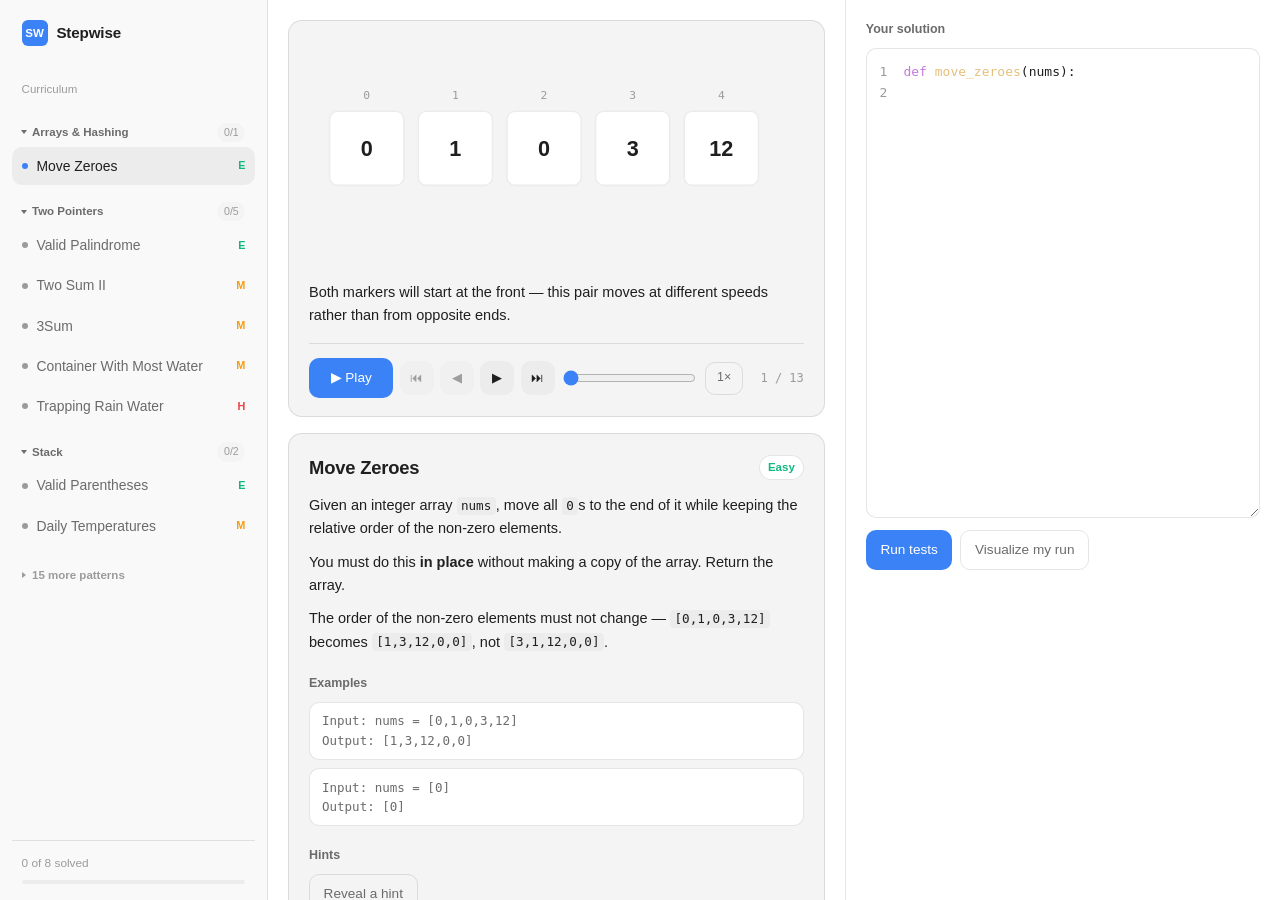
<file: index.html>
<!doctype html>
<html lang="en">
<head>
<meta charset="utf-8">
<meta name="viewport" content="width=device-width, initial-scale=1">
<title>Stepwise</title>
<link rel="icon" href="favicon.svg" type="image/svg+xml">
<meta name="theme-color" content="#3b82f6">
<meta name="description" content="Learn algorithms by predicting them. Stepwise animates an algorithm, stops where the obvious guess is wrong, and makes you commit before it goes on.">
<link rel="stylesheet" href="style.css">
</head>
<body>

<div class="shell">

  <nav class="sidebar">
    <div class="brand">
      <span class="brand-mark" aria-hidden="true">SW</span>
      <h1>Stepwise</h1>
    </div>

    <p class="sidebar-label">Curriculum</p>
    <ul id="problem-list"></ul>

    <!-- app.js drives selection through this; the sidebar mirrors it. -->
    <label class="sr-only" for="picker">Choose a problem</label>
    <select id="picker" class="sr-only"></select>

    <div class="sidebar-foot">
      <p id="total-progress">0 of 0 solved</p>
      <div id="total-bar" role="presentation"></div>
    </div>
  </nav>

  <main class="work">

    <section class="column">
      <div class="card" id="viz-pane">
        <div id="mine-bar" hidden>
          <span>Showing <strong>your run</strong> — checkpoints are off here.</span>
          <button id="mine-back" class="ghost">Back to the walkthrough</button>
        </div>

        <svg id="viz" viewBox="0 0 800 220" role="img" aria-label="Algorithm animation"></svg>
        <p id="caption"></p>

        <div id="checkpoint" hidden>
          <p id="cp-question"></p>
          <div id="cp-options"></div>
          <p id="cp-feedback" role="status"></p>
        </div>

        <div class="controls">
          <button id="play" class="primary play-btn" aria-label="Play">▶ Play</button>
          <button id="first" class="icon-btn" aria-label="First step">⏮</button>
          <button id="prev" class="icon-btn" aria-label="Previous step">◀</button>
          <button id="next" class="icon-btn" aria-label="Next step">▶</button>
          <button id="last" class="icon-btn" aria-label="Last step">⏭</button>
          <input id="scrub" type="range" min="0" value="0" aria-label="Step">
          <button id="speed" class="ghost speed-btn" aria-label="Playback speed">1×</button>
          <span id="step-count"></span>
        </div>
      </div>

      <div class="card" id="problem-pane">
        <div class="card-head"><h2 id="title"></h2><span id="difficulty"></span></div>
        <div id="statement"></div>

        <h3>Examples</h3>
        <div id="examples"></div>

        <h3>Hints</h3>
        <div id="hints"></div>
        <button id="hint-btn" class="ghost">Reveal a hint</button>
        <p id="hint-count"></p>
      </div>
    </section>

    <section class="column right" id="code-pane">
      <div id="lock" hidden>
        <p class="lock-title" id="lock-title">Predict first</p>
        <p class="lock-body" id="lock-body"></p>
      </div>
      <label for="editor">Your solution</label>
      <div class="editor-wrap" id="editor-wrap">
        <pre id="gutter" aria-hidden="true"></pre>
        <div class="editor-field">
          <pre id="highlight" aria-hidden="true"><code></code></pre>
          <textarea id="editor" spellcheck="false" autocapitalize="off"
                    autocorrect="off" autocomplete="off" wrap="off"></textarea>
        </div>
      </div>
      <div class="actions">
        <button id="run" class="primary">Run tests</button>
        <button id="viz-mine" class="ghost">Visualize my run</button>
      </div>
      <div id="results"></div>
    </section>

  </main>
</div>

<script type="module" src="app.js"></script>
</body>
</html>
</file>
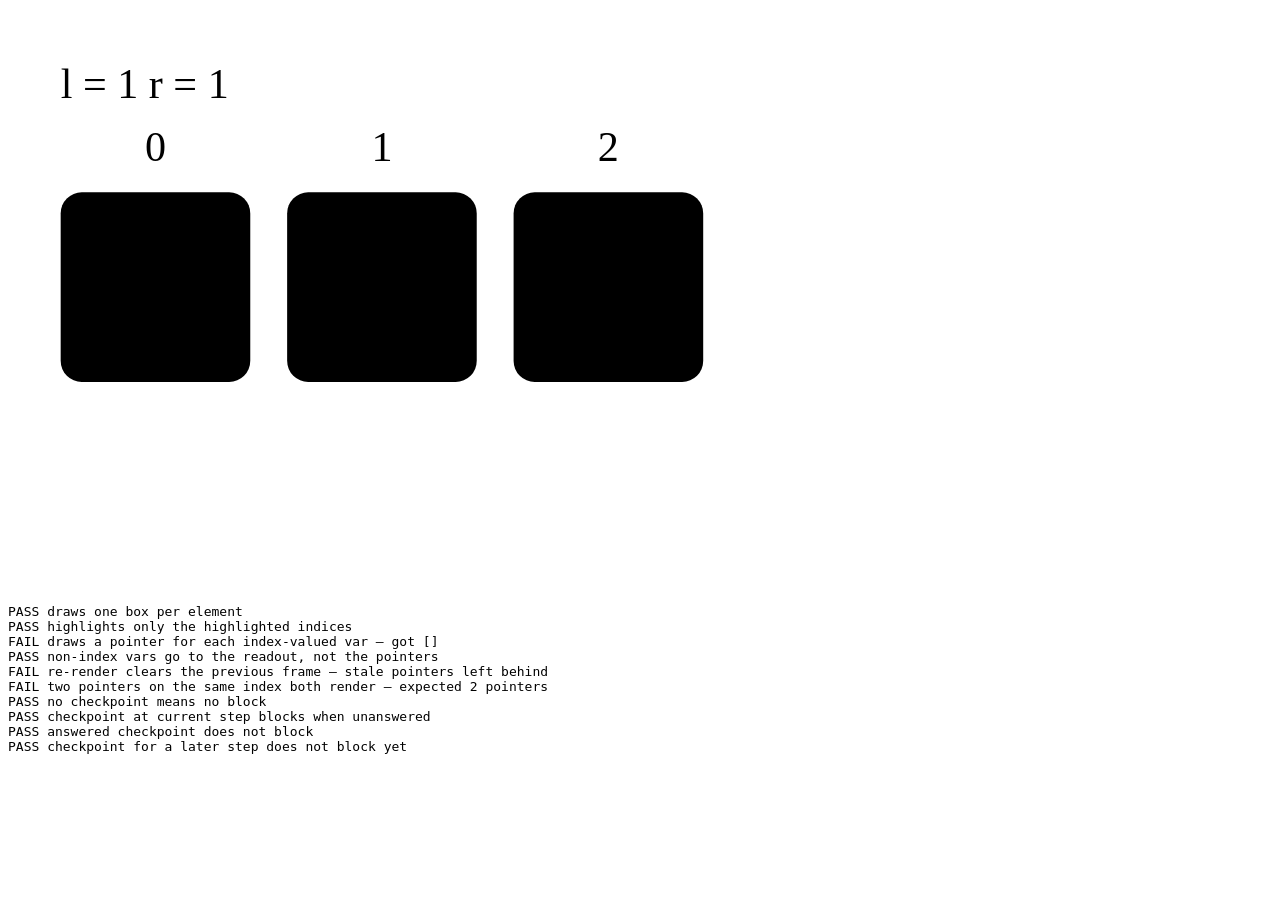
<file: test-visualizer.html>
<!doctype html>
<meta charset="utf-8">
<title>visualizer self-check</title>
<svg id="s" viewBox="0 0 800 220"></svg>
<pre id="out"></pre>
<script type="module">
import { render } from "./visualizer.js";

const svg = document.getElementById("s");
const results = [];
const check = (name, fn) => {
  try { fn(); results.push("PASS " + name); }
  catch (e) { results.push("FAIL " + name + " — " + e.message); }
};
const assert = (cond, msg) => { if (!cond) throw new Error(msg); };

const step = {
  array: [2, 7, 11, 15],
  vars: { l: 0, r: 3, sum: 17, target: 9 },
  highlight: [0, 3],
  caption: "sum is 17",
};

check("draws one box per element", () => {
  render(svg, step);
  assert(svg.querySelectorAll(".cell").length === 4, "expected 4 cells");
});

check("highlights only the highlighted indices", () => {
  render(svg, step);
  const hl = [...svg.querySelectorAll(".cell.hl")].map(e => Number(e.dataset.index));
  assert(JSON.stringify(hl) === "[0,3]", "got " + JSON.stringify(hl));
});

check("draws a pointer for each index-valued var", () => {
  render(svg, step);
  const names = [...svg.querySelectorAll(".pointer")].map(e => e.dataset.name).sort();
  assert(JSON.stringify(names) === '["l","r"]', "got " + JSON.stringify(names));
});

check("non-index vars go to the readout, not the pointers", () => {
  render(svg, step);
  const readout = svg.querySelector(".readout").textContent;
  assert(readout.includes("sum = 17"), "readout missing sum: " + readout);
  assert(readout.includes("target = 9"), "readout missing target: " + readout);
});

check("re-render clears the previous frame", () => {
  render(svg, step);
  render(svg, { array: [1, 2], vars: { l: 0 }, highlight: [], caption: "x" });
  assert(svg.querySelectorAll(".cell").length === 2, "stale cells left behind");
  assert(svg.querySelectorAll(".pointer").length === 1, "stale pointers left behind");
});

check("two pointers on the same index both render", () => {
  render(svg, { array: [1, 2, 3], vars: { l: 1, r: 1 }, highlight: [1], caption: "meet" });
  assert(svg.querySelectorAll(".pointer").length === 2, "expected 2 pointers");
});

import { nextBlockingCheckpoint } from "./app.js";

check("no checkpoint means no block", () => {
  assert(nextBlockingCheckpoint([], new Set(), 0) === null, "should not block");
});

check("checkpoint at current step blocks when unanswered", () => {
  const cps = [{ afterStep: 1 }, { afterStep: 3 }];
  assert(nextBlockingCheckpoint(cps, new Set(), 1) === 0, "should block on cp 0");
});

check("answered checkpoint does not block", () => {
  const cps = [{ afterStep: 1 }];
  assert(nextBlockingCheckpoint(cps, new Set([0]), 1) === null, "answered should pass");
});

check("checkpoint for a later step does not block yet", () => {
  const cps = [{ afterStep: 3 }];
  assert(nextBlockingCheckpoint(cps, new Set(), 1) === null, "too early to block");
});

document.getElementById("out").textContent = results.join("\n");
</script>
</file>
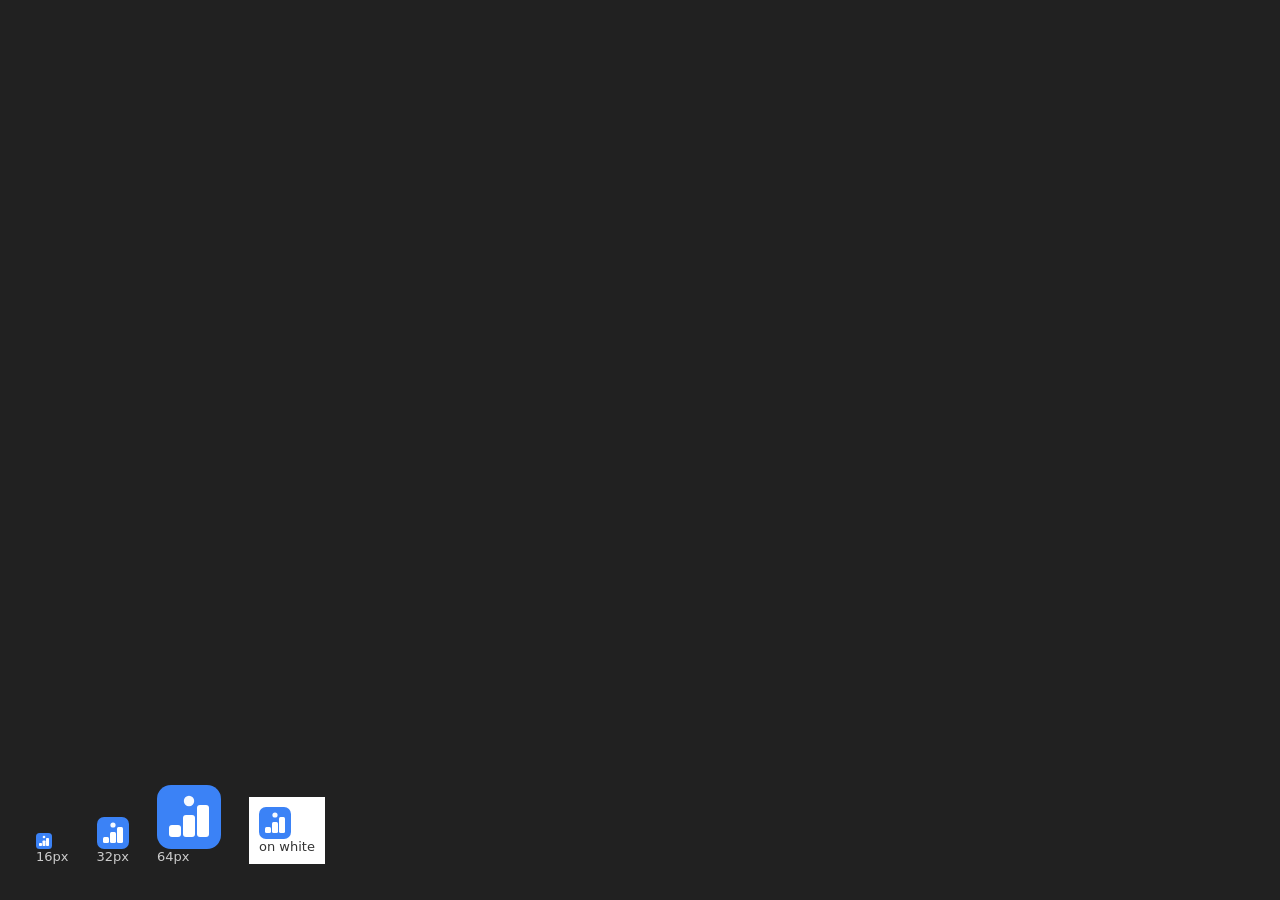
<file: dev/favicon-preview.html>
<!-- Check the mark at the sizes it actually gets used at, on both grounds.
     Serve with: python3 -m http.server 8001 -->
<title>favicon check</title>
<body style="background:#212121;display:flex;gap:28px;align-items:flex-end;padding:28px;font:13px system-ui;color:#ccc">
  <span><img src="../favicon.svg" width="16"><br>16px</span>
  <span><img src="../favicon.svg" width="32"><br>32px</span>
  <span><img src="../favicon.svg" width="64"><br>64px</span>
  <span style="background:#fff;padding:10px"><img src="../favicon.svg" width="32"><br><span style="color:#333">on white</span></span>
</body>
</file>
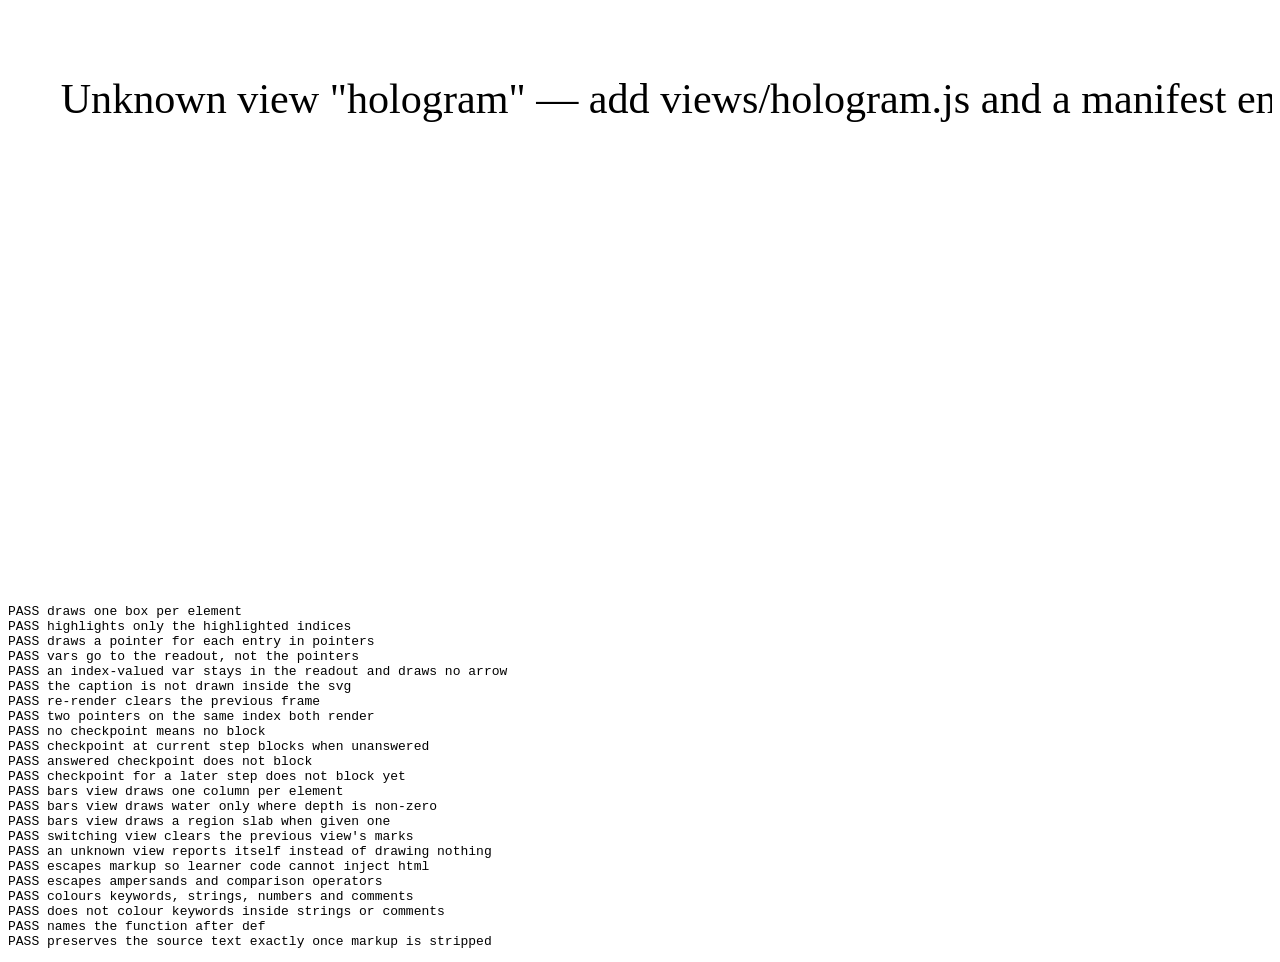
<file: dev/test-visualizer.html>
<!doctype html>
<meta charset="utf-8">
<title>visualizer self-check</title>
<svg id="s" viewBox="0 0 800 220"></svg>
<pre id="out"></pre>
<script type="module">
import { render } from "../visualizer.js";
import { pythonToHtml } from "../highlight.js";

const svg = document.getElementById("s");
const results = [];
const check = (name, fn) => {
  try { fn(); results.push("PASS " + name); }
  catch (e) { results.push("FAIL " + name + " — " + e.message); }
};
const assert = (cond, msg) => { if (!cond) throw new Error(msg); };

const step = {
  array: [2, 7, 11, 15],
  pointers: { l: 0, r: 3 },
  vars: { sum: 17, target: 9 },
  highlight: [0, 3],
  caption: "sum is 17",
};

check("draws one box per element", () => {
  render(svg, step);
  assert(svg.querySelectorAll(".cell").length === 4, "expected 4 cells");
});

check("highlights only the highlighted indices", () => {
  render(svg, step);
  const hl = [...svg.querySelectorAll(".cell.hl")].map(e => Number(e.dataset.index));
  assert(JSON.stringify(hl) === "[0,3]", "got " + JSON.stringify(hl));
});

check("draws a pointer for each entry in pointers", () => {
  render(svg, step);
  const names = [...svg.querySelectorAll(".pointer")].map(e => e.dataset.name).sort();
  assert(JSON.stringify(names) === '["l","r"]', "got " + JSON.stringify(names));
});

check("vars go to the readout, not the pointers", () => {
  render(svg, step);
  const readout = svg.querySelector(".readout").textContent;
  assert(readout.includes("sum = 17"), "readout missing sum: " + readout);
  assert(readout.includes("target = 9"), "readout missing target: " + readout);
});

check("an index-valued var stays in the readout and draws no arrow", () => {
  render(svg, { array: [5, 6, 7], pointers: { i: 2 }, vars: { found: 1, total: 0 },
                highlight: [2], caption: "no guessing" });
  const readout = svg.querySelector(".readout").textContent;
  assert(readout.includes("found = 1"), "readout missing found: " + readout);
  assert(readout.includes("total = 0"), "readout missing total: " + readout);
  const names = [...svg.querySelectorAll(".pointer")].map(e => e.dataset.name);
  assert(JSON.stringify(names) === '["i"]', "only pointers become arrows, got " + JSON.stringify(names));
});

check("the caption is not drawn inside the svg", () => {
  render(svg, step);
  assert(svg.textContent.indexOf("sum is 17") === -1, "caption leaked into the svg");
});

check("re-render clears the previous frame", () => {
  render(svg, step);
  render(svg, { array: [1, 2], pointers: { l: 0 }, vars: {}, highlight: [], caption: "x" });
  assert(svg.querySelectorAll(".cell").length === 2, "stale cells left behind");
  assert(svg.querySelectorAll(".pointer").length === 1, "stale pointers left behind");
});

check("two pointers on the same index both render", () => {
  render(svg, { array: [1, 2, 3], pointers: { l: 1, r: 1 }, vars: {}, highlight: [1], caption: "meet" });
  assert(svg.querySelectorAll(".pointer").length === 2, "expected 2 pointers");
});

import { nextBlockingCheckpoint } from "../app.js";

check("no checkpoint means no block", () => {
  assert(nextBlockingCheckpoint([], new Set(), 0) === null, "should not block");
});

check("checkpoint at current step blocks when unanswered", () => {
  const cps = [{ afterStep: 1 }, { afterStep: 3 }];
  assert(nextBlockingCheckpoint(cps, new Set(), 1) === 0, "should block on cp 0");
});

check("answered checkpoint does not block", () => {
  const cps = [{ afterStep: 1 }];
  assert(nextBlockingCheckpoint(cps, new Set([0]), 1) === null, "answered should pass");
});

check("checkpoint for a later step does not block yet", () => {
  const cps = [{ afterStep: 3 }];
  assert(nextBlockingCheckpoint(cps, new Set(), 1) === null, "too early to block");
});


// --- bars view ---------------------------------------------------------
const barStep = {
  array: [0, 1, 0, 2],
  pointers: { l: 0, r: 3 },
  vars: { water: 1 },
  highlight: [3],
  caption: "x",
  water: [0, 0, 1, 0],
};

check("bars view draws one column per element", () => {
  render(svg, barStep, "bars");
  assert(svg.querySelectorAll(".column").length === 4, "expected 4 columns");
});

check("bars view draws water only where depth is non-zero", () => {
  render(svg, barStep, "bars");
  assert(svg.querySelectorAll(".water").length === 1, "expected exactly 1 water rect");
});

check("bars view draws a region slab when given one", () => {
  render(svg, { ...barStep, water: undefined, region: { from: 0, to: 3, level: 2 } }, "bars");
  assert(svg.querySelectorAll(".region").length === 1, "expected 1 region slab");
});

check("switching view clears the previous view's marks", () => {
  render(svg, barStep, "bars");
  render(svg, { array: [1, 2], pointers: { l: 0 }, vars: {}, highlight: [], caption: "x" }, "cells");
  assert(svg.querySelectorAll(".column").length === 0, "stale bars left behind");
  assert(svg.querySelectorAll(".cell").length === 2, "cells did not render");
});

check("an unknown view reports itself instead of drawing nothing", () => {
  render(svg, barStep, "hologram");
  assert(svg.textContent.includes("hologram"), "no message for unknown view");
});


// --- python highlighter -------------------------------------------------

check("escapes markup so learner code cannot inject html", () => {
  const html = pythonToHtml('x = "<img src=x onerror=alert(1)>"');
  assert(!html.includes("<img"), "raw tag survived: " + html);
  assert(html.includes("&lt;img"), "tag was not escaped: " + html);
});

check("escapes ampersands and comparison operators", () => {
  const html = pythonToHtml("if a < b and c > d & e:");
  assert(!/[^;]&[^a]/.test(html.replace(/&amp;|&lt;|&gt;/g, "")), "unescaped & left: " + html);
  assert(html.includes("&lt;") && html.includes("&gt;"), "operators not escaped: " + html);
});

check("colours keywords, strings, numbers and comments", () => {
  const html = pythonToHtml('def f():\n    # note\n    return "s" + 42');
  assert(html.includes('tok-keyword">def'), "def not a keyword: " + html);
  assert(html.includes('tok-comment">#'), "comment missed: " + html);
  assert(html.includes('tok-string">&quot;s&quot;') || html.includes('tok-string">"s"'), "string missed: " + html);
  assert(html.includes('tok-number">42'), "number missed: " + html);
});

check("does not colour keywords inside strings or comments", () => {
  const html = pythonToHtml('x = "return None"  # def foo');
  assert(!html.includes('tok-keyword">return'), "keyword inside string coloured: " + html);
  assert(!html.includes('tok-keyword">def'), "keyword inside comment coloured: " + html);
});

check("names the function after def", () => {
  const html = pythonToHtml("def two_sum(a):");
  assert(html.includes('tok-name">two_sum'), "def name missed: " + html);
});

check("preserves the source text exactly once markup is stripped", () => {
  const src = 'def f(x):\n    return x  # done\n';
  const el = document.createElement("div");
  el.innerHTML = pythonToHtml(src);
  assert(el.textContent === src + "\n", JSON.stringify(el.textContent));
});

document.getElementById("out").textContent = results.join("\n");
</script>
</file>
<file: style.css>
/* Stepwise — styled after Open WebUI: neutral dark greys, generous rounding,
   a persistent left sidebar for navigation, system sans throughout, and a
   restrained blue as the only chromatic accent. */

:root {
  --sidebar:   #171717;
  --surface:   #212121;
  --surface-2: #2a2a2a;
  --surface-3: #333333;
  --border:    rgba(255, 255, 255, .09);
  --text:      #ececec;
  --muted:     #9b9b9b;
  --faint:     #6b6b6b;

  --accent:  #3b82f6;
  --water:   #3b82f6;
  --success: #10b981;
  --danger:  #ef4444;
  --warn:    #f59e0b;

  --sans: -apple-system, BlinkMacSystemFont, "Inter", "Segoe UI", Roboto,
          Helvetica, Arial, sans-serif;
  --mono: "SF Mono", Menlo, Monaco, Consolas, ui-monospace, monospace;

  --r-sm: 6px;
  --r-md: 10px;
  --r-lg: 14px;
  --r-full: 999px;
}

@media (prefers-color-scheme: light) {
  :root {
    --sidebar:   #f9f9f9;
    --surface:   #ffffff;
    --surface-2: #f4f4f4;
    --surface-3: #ececec;
    --border:    rgba(0, 0, 0, .10);
    --text:      #1f1f1f;
    --muted:     #6b6b6b;
    --faint:     #9b9b9b;
  }
}

* { box-sizing: border-box; }

/* A display rule must never beat the hidden attribute. */
[hidden] { display: none !important; }

/* Scrollbars belong to the surface, not to the OS. */
* { scrollbar-width: thin; scrollbar-color: var(--surface-3) transparent; }
*::-webkit-scrollbar { width: 10px; height: 10px; }
*::-webkit-scrollbar-track { background: transparent; }
*::-webkit-scrollbar-thumb {
  background: var(--surface-3); border-radius: var(--r-full);
  border: 3px solid var(--surface);
}
*::-webkit-scrollbar-thumb:hover { background: var(--faint); }
html { -webkit-text-size-adjust: 100%; }

body {
  margin: 0;
  background: var(--surface);
  color: var(--text);
  font: 14.5px/1.6 var(--sans);
  -webkit-font-smoothing: antialiased;
}

select, button, textarea, input { font: inherit; color: inherit; }

:focus-visible { outline: 2px solid var(--accent); outline-offset: 2px; }

.sr-only {
  position: absolute; width: 1px; height: 1px; padding: 0; margin: -1px;
  overflow: hidden; clip: rect(0 0 0 0); white-space: nowrap; border: 0;
}

/* ---- shell ------------------------------------------------------------- */

.shell { display: flex; height: 100vh; overflow: hidden; }

/* ---- sidebar ----------------------------------------------------------- */

.sidebar {
  flex: 0 0 268px;
  background: var(--sidebar);
  border-right: 1px solid var(--border);
  display: flex; flex-direction: column;
  padding: .75rem;
  overflow-y: auto;
}

.brand {
  display: flex; align-items: center; gap: .55rem;
  padding: .5rem .6rem .9rem;
}
.brand-mark {
  width: 26px; height: 26px; border-radius: var(--r-sm);
  background: var(--accent);
  display: grid; place-items: center;
  color: #fff; font-size: .72rem; font-weight: 700;
}
.brand h1 { margin: 0; font-size: .95rem; font-weight: 600; letter-spacing: -.01em; }

.sidebar-label {
  padding: .5rem .6rem .35rem;
  font-size: .72rem; font-weight: 500; color: var(--faint);
}

#problem-list, #problem-list ul {
  list-style: none; margin: 0; padding: 0; display: grid; gap: 2px;
}
#problem-list { gap: .1rem; }

.group + .group { margin-top: .5rem; }

/* Collapsing is native <details>; only the marker needs styling. */
.group summary { list-style: none; cursor: pointer; }
.group summary::-webkit-details-marker { display: none; }

.group-head {
  display: flex; align-items: center; gap: .4rem;
  margin: 0; padding: .45rem .6rem .3rem;
  font-size: .72rem; font-weight: 600; color: var(--muted);
  border-radius: var(--r-md);
}
.group summary.group-head:hover { color: var(--text); background: var(--surface-2); }
.group-head .count { margin-left: auto; }

.chevron {
  flex: 0 0 auto; width: 0; height: 0;
  border-left: 4px solid currentColor;
  border-top: 3.5px solid transparent;
  border-bottom: 3.5px solid transparent;
  transition: transform .14s ease;
}
.group details[open] .chevron, details[open] > summary .chevron {
  transform: rotate(90deg);
}
.count {
  flex: 0 0 auto;
  font-size: .66rem; font-weight: 500; color: var(--faint);
  background: var(--surface-2); border-radius: var(--r-full);
  padding: .08rem .42rem;
  font-variant-numeric: tabular-nums;
}
.count.all { color: var(--success); }
/* Patterns with no problems yet are one collapsed line, not sixteen rows
   implying work that has not been done. */
.group.pending { margin-top: .75rem; }
.group.pending .group-head { color: var(--faint); }
.pending-item {
  padding: .3rem .6rem .3rem 1.6rem;
  font-size: .82rem; color: var(--faint);
}

#problem-list button {
  width: 100%; text-align: left;
  display: flex; align-items: center; gap: .55rem;
  background: transparent; border: 0; border-radius: var(--r-md);
  padding: .5rem .6rem;
  font-size: .87rem; color: var(--muted);
  cursor: pointer;
  transition: background .12s, color .12s;
}
#problem-list button:hover { background: var(--surface-2); color: var(--text); }
#problem-list button[aria-current="true"] {
  background: var(--surface-3); color: var(--text); font-weight: 500;
}
.dot {
  flex: 0 0 auto; width: 6px; height: 6px; border-radius: var(--r-full);
  background: var(--faint);
}
#problem-list button[aria-current="true"] .dot { background: var(--accent); }

/* Difficulty rides as a single letter in the list and a word on the problem,
   coloured the way every practice site colours it — the convention is worth
   more here than originality. */
.diff {
  flex: 0 0 auto; margin-left: auto;
  font-size: .68rem; font-weight: 600;
}
.diff-easy   { color: var(--success); }
.diff-medium { color: var(--warn); }
.diff-hard   { color: var(--danger); }

.diff-badge {
  flex: 0 0 auto;
  font-size: .72rem; font-weight: 600;
  padding: .12rem .5rem; border-radius: var(--r-full);
  background: var(--surface); border: 1px solid var(--border);
}

/* Solved is a quiet fact, not a trophy: a tick and a green dot, nothing more. */
#problem-list button.solved .dot { background: var(--success); }
#problem-list button.solved::after {
  content: "✓";
  color: var(--success); font-size: .78rem; line-height: 1;
}

.sidebar-foot {
  margin-top: auto; padding: .8rem .6rem .25rem;
  border-top: 1px solid var(--border);
  font-size: .74rem; color: var(--faint);
}
.sidebar-foot p { margin: 0 0 .45rem; }

#total-bar {
  height: 4px; border-radius: var(--r-full);
  background: var(--surface-3); overflow: hidden;
}
#total-bar::before {
  content: ""; display: block; height: 100%; width: var(--pct, 0%);
  background: var(--success); border-radius: var(--r-full);
  transition: width .3s ease;
}

/* ---- main -------------------------------------------------------------- */

.work {
  flex: 1; display: grid; min-width: 0;
  grid-template-columns: minmax(0, 1fr) clamp(380px, 34vw, 620px);
}

.column { overflow-y: auto; padding: 1.25rem; min-width: 0; }
/* Measure, not width: long prose lines are hard to read, and the animation
   does not get more legible past this. */
.column:not(.right) > * { max-width: 880px; margin-inline: auto; }
.column.right { border-left: 1px solid var(--border); }

.card {
  background: var(--surface-2);
  border: 1px solid var(--border);
  border-radius: var(--r-lg);
  padding: 1.15rem 1.25rem;
  margin-bottom: 1rem;
}

.card-head {
  display: flex; align-items: center; justify-content: space-between;
  gap: 1rem; margin-bottom: .75rem;
}

h2 { margin: 0; font-size: 1.15rem; font-weight: 600; letter-spacing: -.01em; }

h3 {
  margin: 1.25rem 0 .5rem;
  font-size: .78rem; font-weight: 600; color: var(--muted);
}

#statement p { margin: 0 0 .7em; color: var(--text); }
#statement p:last-child { margin-bottom: 0; }

code {
  font: .87em var(--mono);
  background: var(--surface-3); border-radius: 4px; padding: .1em .35em;
}

#examples div {
  background: var(--surface); border: 1px solid var(--border);
  border-radius: var(--r-md);
  padding: .55rem .75rem; margin-bottom: .5rem;
  font: 12.5px/1.55 var(--mono); color: var(--muted);
}

#hints p {
  margin: .55rem 0; padding: .65rem .8rem;
  background: var(--surface); border: 1px solid var(--border);
  border-radius: var(--r-md);
}

#hint-count { margin: .6rem 0 0; font-size: .78rem; color: var(--faint); }

/* ---- buttons ----------------------------------------------------------- */

button {
  background: var(--surface-3); color: var(--text);
  border: 1px solid transparent; border-radius: var(--r-md);
  padding: .5rem .85rem;
  font-size: .85rem; font-weight: 500;
  cursor: pointer;
  transition: background .12s, opacity .12s;
}
button:hover:not(:disabled) { background: var(--surface); }

button.primary { background: var(--accent); color: #fff; }
button.primary:hover:not(:disabled) { opacity: .88; background: var(--accent); }

button.ghost { background: transparent; border-color: var(--border); color: var(--muted); }
button.ghost:hover:not(:disabled) { background: var(--surface-3); color: var(--text); }

button:disabled { opacity: .4; cursor: not-allowed; }

.icon-btn {
  display: grid; place-items: center;
  width: 34px; height: 34px; padding: 0;
  border-radius: var(--r-md);
  font-size: .8rem; line-height: 1;
}

/* ---- the animation ----------------------------------------------------- */

/* The SVG scales with its width, so on a wide window it grew absurdly tall.
   Capping the height lets it shrink to fit and centre itself instead. */
#viz {
  width: 100%; height: auto; display: block;
  max-height: 300px;
}

.cell rect { fill: var(--surface); stroke: var(--surface-3); stroke-width: 1.5; rx: 8; }
.cell.hl rect { stroke: var(--accent); stroke-width: 2; }
.cell .value { fill: var(--text); font: 600 21px var(--sans); }
.cell.hl .value { fill: var(--accent); }
.cell .idx, .bar .idx { fill: var(--faint); font: 11px var(--mono); }

.pointer text { fill: var(--accent); font: 600 13px var(--sans); }
.readout { fill: var(--muted); font: 13px var(--mono); }

/* Blue belongs to water alone here. A highlighted column is emphasised by
   value instead, or it becomes indistinguishable from what it is holding. */
.bar .column { fill: var(--surface-3); }
.bar.hl .column { fill: var(--text); }
.bar .value { fill: var(--faint); font: 12px var(--mono); }
.bar.hl .value { fill: var(--text); font-weight: 600; }
.water { fill: var(--water); fill-opacity: .85; }
.region { fill: var(--water); fill-opacity: .2; }
.baseline { stroke: var(--surface-3); stroke-width: 1.5; }

/* stack view */
.stack-item rect { fill: var(--surface); stroke: var(--surface-3); stroke-width: 1.5; }
.stack-item text { fill: var(--muted); font: 600 18px var(--sans); }
.stack-item.top rect { stroke: var(--accent); stroke-width: 2; }
.stack-item.top text { fill: var(--text); }
.stack-top { fill: var(--accent); font: 600 12px var(--sans); }
.stack-label { fill: var(--faint); font: 12px var(--mono); }

#caption { margin: .9rem 0 0; max-width: 68ch; color: var(--text); }

.play-btn { min-width: 6.2em; }
.speed-btn {
  padding: .35rem .55rem; font-size: .78rem; font-variant-numeric: tabular-nums;
  min-width: 3.1em;
}

/* Offered exactly when a run fails, so it reads as the next thing to do. */
.trace-cta { width: 100%; margin-bottom: .35rem; text-align: left; }

/* After the first answered checkpoint the lock box explains the rule instead
   of blocking — same element, different job, so it must not look like a wall. */
#lock.note {
  background: var(--surface-2);
  border-color: var(--border);
}
#lock.note .lock-title::before { content: "✓ "; color: var(--success); }

.controls {
  display: flex; align-items: center; gap: .4rem;
  margin-top: 1rem; padding-top: .9rem;
  border-top: 1px solid var(--border);
}
#scrub { flex: 1; accent-color: var(--accent); }
#step-count {
  font: 12px var(--mono); color: var(--faint);
  min-width: 4.5em; text-align: right;
}

/* ---- checkpoint -------------------------------------------------------- */

#checkpoint {
  margin-top: 1rem; padding: 1rem 1.1rem;
  background: var(--surface);
  border: 1px solid var(--accent);
  border-radius: var(--r-lg);
  animation: rise .18s ease-out;
}
@keyframes rise {
  from { transform: translateY(-4px); opacity: 0; }
  to { transform: none; opacity: 1; }
}

#cp-question {
  margin: 0; font-size: 1rem; font-weight: 600; color: var(--text);
}
#cp-options {
  display: grid; gap: .4rem; margin: .85rem 0 0;
}
/* This is the moment the app exists for — it must never read as disabled,
   so it overrides the muted .ghost colour app.js puts on these buttons. */
#cp-options button.ghost,
#cp-options button {
  text-align: left; font-weight: 400; line-height: 1.45;
  color: var(--text);
  background: var(--surface-2); border: 1px solid var(--border);
  padding: .6rem .8rem;
}
#cp-options button:hover:not(:disabled) {
  border-color: var(--accent); background: var(--surface-3); color: var(--text);
}
#cp-feedback { margin: .75rem 0 0; font-size: .88rem; color: var(--muted); }
#cp-feedback:empty { display: none; }

#mine-bar {
  display: flex; align-items: center; justify-content: space-between; gap: 1rem;
  margin-bottom: 1rem; padding: .6rem .55rem .6rem .9rem;
  background: color-mix(in srgb, var(--accent) 12%, var(--surface-2));
  border: 1px solid color-mix(in srgb, var(--accent) 40%, transparent);
  border-radius: var(--r-md);
  font-size: .85rem;
}

/* ---- editor ------------------------------------------------------------ */

#lock {
  padding: .9rem 1rem; margin-bottom: 1rem;
  background: color-mix(in srgb, var(--accent) 10%, var(--surface-2));
  border: 1px solid color-mix(in srgb, var(--accent) 40%, transparent);
  border-radius: var(--r-md);
}
.lock-title {
  margin: 0 0 .3rem; font-size: .9rem; font-weight: 600; color: var(--text);
}
.lock-body { margin: 0; font-size: .85rem; color: var(--muted); }

.editor-wrap.locked { opacity: .45; }
.editor-wrap.locked #editor { cursor: not-allowed; }

#code-pane label {
  display: block; margin-bottom: .5rem;
  font-size: .78rem; font-weight: 600; color: var(--muted);
}

.editor-wrap {
  display: flex;
  background: var(--surface);
  border: 1px solid var(--border);
  border-radius: var(--r-md);
  overflow: hidden;
}
.editor-wrap:focus-within { border-color: var(--accent); }

/* The overlay only lines up if the textarea and the highlight layer share
   every metric that affects glyph position. Change one, change both. */
#gutter, #editor, #highlight {
  font: 13px/1.6 var(--mono);
  padding: .8rem 0; margin: 0; border: 0; background: none;
  tab-size: 4;
}

.editor-field {
  position: relative; flex: 1; min-width: 0;
  height: clamp(320px, 52vh, 720px);
  min-height: 200px;
  /* resize needs a non-visible overflow to get a grip */
  resize: vertical; overflow: hidden;
}

#highlight, #editor {
  position: absolute; inset: 0;
  padding-left: .35rem; padding-right: .8rem;
  white-space: pre; overflow: auto;
}
#highlight {
  pointer-events: none; overflow: hidden; color: var(--text);
}
/* The overlay's <code> must not pick up the inline-code chip styling used in
   problem statements — that painted a grey box behind every line and its
   padding pushed the text out of register with the textarea. */
#highlight code {
  background: none; padding: 0; border-radius: 0;
  font: inherit; color: inherit;
}
#editor {
  color: transparent; caret-color: var(--text); resize: none;
  -webkit-text-fill-color: transparent;
}
#editor::selection { background: color-mix(in srgb, var(--accent) 45%, transparent); }

.tok-keyword  { color: #c678dd; }
.tok-string   { color: #98c379; }
.tok-comment  { color: var(--faint); font-style: italic; }
.tok-number   { color: #d19a66; }
.tok-constant { color: #56b6c2; }
.tok-builtin  { color: #61afef; }
.tok-name     { color: #e5c07b; }
#gutter {
  flex: 0 0 auto; padding-left: .8rem; padding-right: .65rem;
  color: var(--faint); text-align: right; user-select: none;
  overflow: hidden; white-space: pre;
}
#editor { outline: none; }

.actions { display: flex; gap: .5rem; margin-top: .75rem; }

#results { margin-top: 1rem; font-size: .85rem; color: var(--muted); }
.result {
  background: var(--surface); border: 1px solid var(--border);
  border-left: 3px solid var(--surface-3);
  border-radius: var(--r-md);
  padding: .55rem .8rem; margin-top: .5rem;
  font: 12.5px/1.55 var(--mono);
}
.result.pass { border-left-color: var(--success); }
.result.fail { border-left-color: var(--danger); }
.result strong { font-family: var(--sans); font-size: .74rem; letter-spacing: .04em; }
.result.pass strong { color: var(--success); }
.result.fail strong { color: var(--danger); }
.result pre { margin: .35rem 0 0; white-space: pre-wrap; color: var(--faint); }

/* ---- responsive -------------------------------------------------------- */

@media (max-width: 1100px) {
  .work { grid-template-columns: 1fr; }
  .column.right { border-left: 0; border-top: 1px solid var(--border); }
}

@media (max-width: 760px) {
  .shell { flex-direction: column; height: auto; overflow: visible; }
  .sidebar { flex: none; width: 100%; border-right: 0; border-bottom: 1px solid var(--border); }
  #problem-list { grid-auto-flow: column; grid-auto-columns: max-content; overflow-x: auto; }
  .column { overflow: visible; }
}

@media (prefers-reduced-motion: reduce) {
  *, *::before, *::after { animation: none !important; transition: none !important; }
}
</file>
